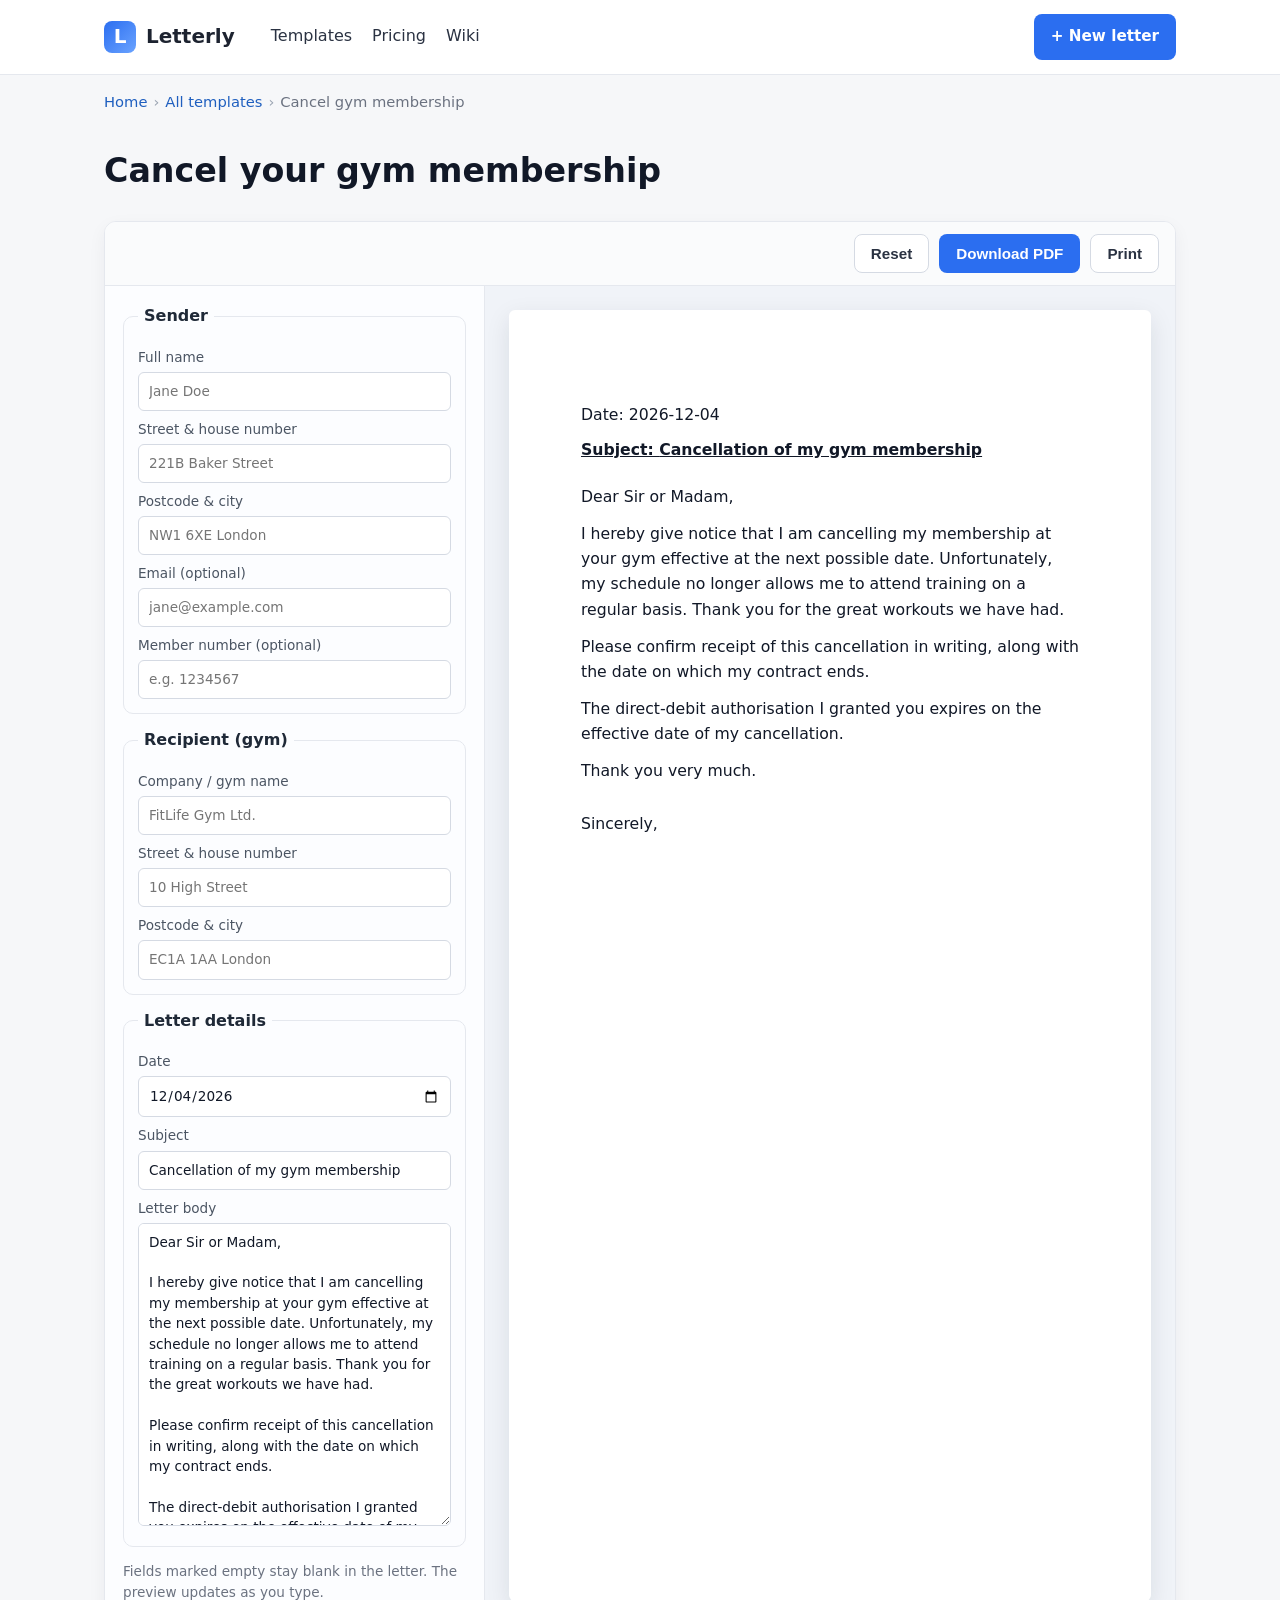
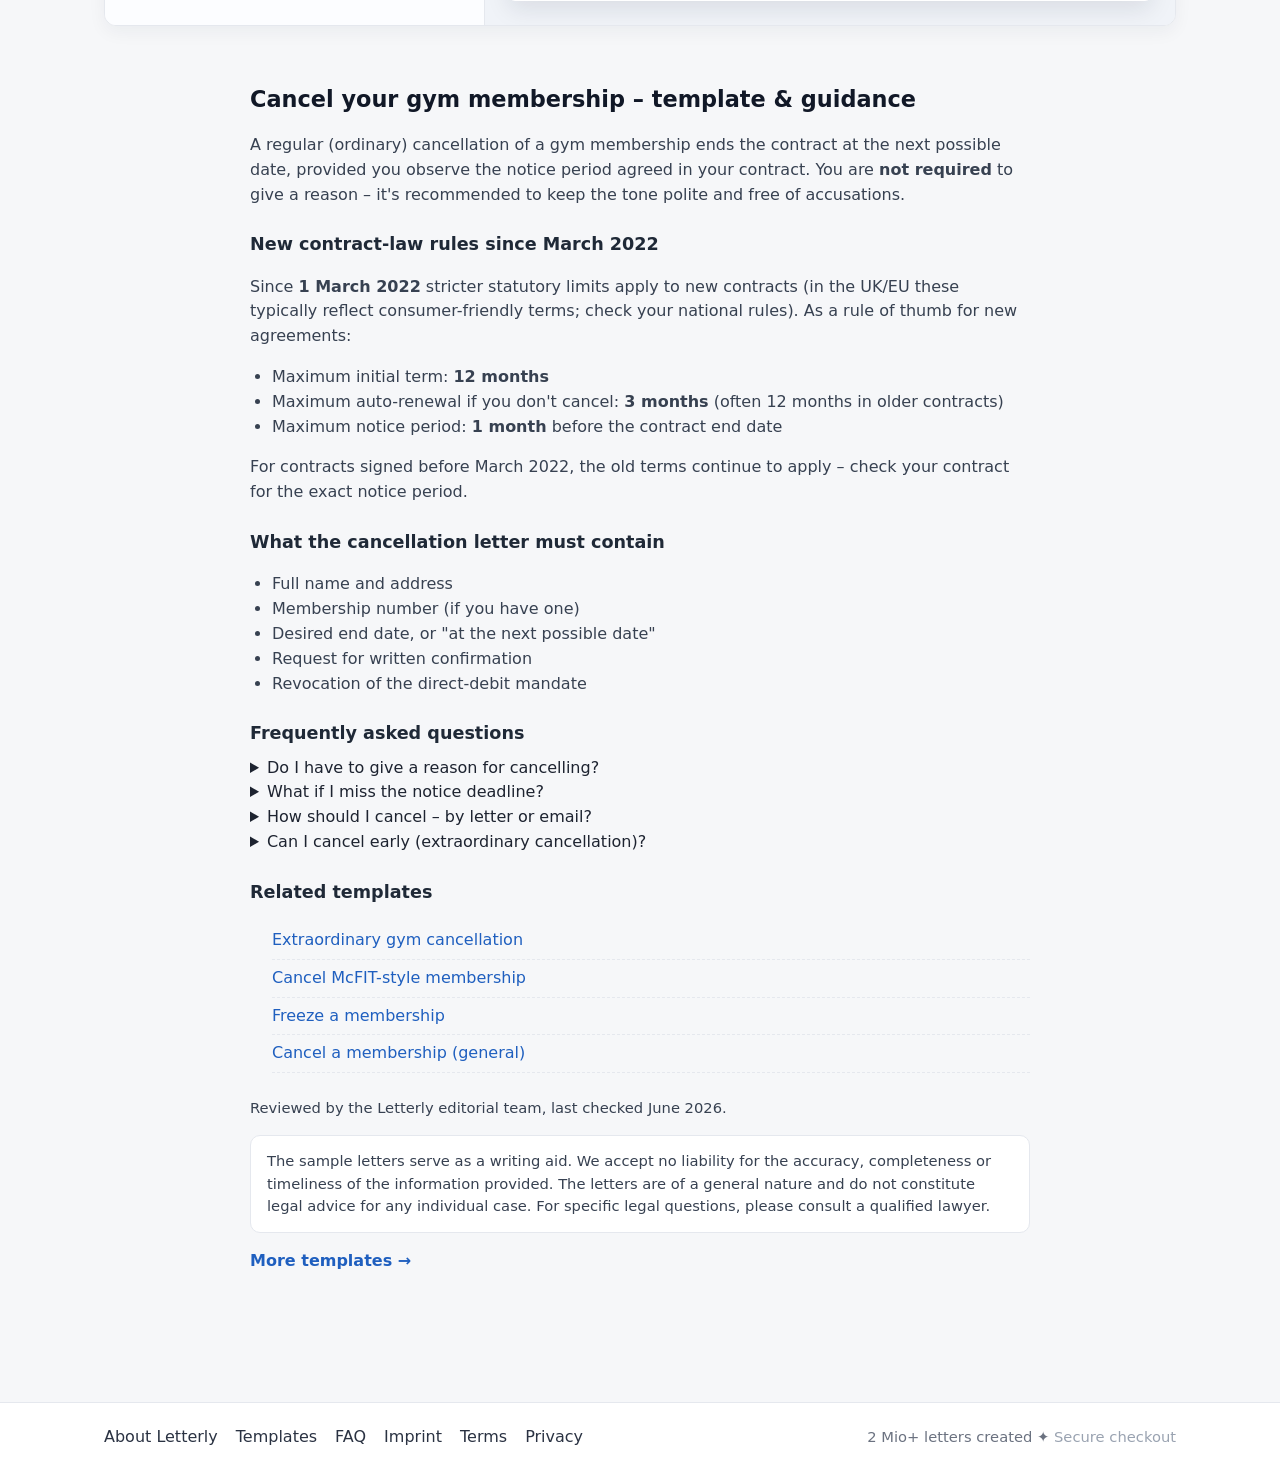
<file: letterly/index.html>
<!doctype html>
<html lang="en">
<head>
<meta charset="utf-8" />
<meta name="viewport" content="width=device-width, initial-scale=1" />
<title>Cancel gym membership – free template & sample letter | Letterly</title>
<meta name="description" content="Cancel your gym membership quickly and correctly – free sample letter, ready-to-use template, and a built-in editor to download your letter as a PDF." />
<link rel="stylesheet" href="styles.css" />
</head>
<body>

<header class="site-header">
  <div class="container header-inner">
    <a class="brand" href="/" aria-label="Letterly home">
      <span class="brand-mark" aria-hidden="true">L</span>
      <span class="brand-name">Letterly</span>
    </a>
    <nav class="primary-nav" aria-label="Primary">
      <a href="/templates">Templates</a>
      <a href="/pricing">Pricing</a>
      <a href="/wiki">Wiki</a>
    </nav>
    <a class="btn btn-primary new-letter" href="#editor">+ New letter</a>
  </div>
</header>

<nav class="breadcrumbs container" aria-label="Breadcrumb">
  <ol>
    <li><a href="/">Home</a></li>
    <li><a href="/templates">All templates</a></li>
    <li aria-current="page">Cancel gym membership</li>
  </ol>
</nav>

<main class="container page">

  <h1>Cancel your gym membership</h1>

  <section class="editor-wrap" id="editor">
    <div class="editor-toolbar" role="toolbar" aria-label="Letter actions">
      <button type="button" class="btn btn-ghost" id="btn-reset">Reset</button>
      <button type="button" class="btn btn-primary" id="btn-pdf">Download PDF</button>
      <button type="button" class="btn btn-ghost" id="btn-print">Print</button>
    </div>

    <div class="editor-grid">

      <form class="editor-form" id="letter-form" autocomplete="on" novalidate>
        <fieldset>
          <legend>Sender</legend>
          <label>Full name
            <input type="text" name="sender_name" placeholder="Jane Doe" />
          </label>
          <label>Street &amp; house number
            <input type="text" name="sender_street" placeholder="221B Baker Street" />
          </label>
          <label>Postcode &amp; city
            <input type="text" name="sender_city" placeholder="NW1 6XE London" />
          </label>
          <label>Email (optional)
            <input type="email" name="sender_email" placeholder="jane@example.com" />
          </label>
          <label>Member number (optional)
            <input type="text" name="member_no" placeholder="e.g. 1234567" />
          </label>
        </fieldset>

        <fieldset>
          <legend>Recipient (gym)</legend>
          <label>Company / gym name
            <input type="text" name="rcv_company" placeholder="FitLife Gym Ltd." />
          </label>
          <label>Street &amp; house number
            <input type="text" name="rcv_street" placeholder="10 High Street" />
          </label>
          <label>Postcode &amp; city
            <input type="text" name="rcv_city" placeholder="EC1A 1AA London" />
          </label>
        </fieldset>

        <fieldset>
          <legend>Letter details</legend>
          <label>Date
            <input type="date" name="date" />
          </label>
          <label>Subject
            <input type="text" name="subject" value="Cancellation of my gym membership" />
          </label>
          <label class="full">Letter body
            <textarea name="body" rows="14" spellcheck="true"></textarea>
          </label>
        </fieldset>

        <p class="form-hint">Fields marked empty stay blank in the letter. The preview updates as you type.</p>
      </form>

      <article class="letter-page" aria-label="Letter preview">
        <div class="letter">
          <div class="letter-meta">
            <div class="sender-block">
              <div class="sender-name" data-field="sender_name"></div>
              <div data-field="sender_street"></div>
              <div data-field="sender_city"></div>
              <div data-field="sender_email"></div>
            </div>
            <div class="receiver-block">
              <div data-field="rcv_company"></div>
              <div data-field="rcv_street"></div>
              <div data-field="rcv_city"></div>
            </div>
          </div>

          <div class="letter-info">
            <div class="date-line">Date: <span data-field="date"></span></div>
            <div class="subject-line">Subject: <span data-field="subject"></span></div>
            <div class="member-line" data-show-if="member_no">Member no.: <span data-field="member_no"></span></div>
          </div>

          <div class="letter-body" data-field="body"></div>

          <div class="letter-sign">
            <div class="sign-line">Sincerely,</div>
            <div class="sign-name" data-field="sender_name"></div>
          </div>
        </div>
      </article>

    </div>
  </section>

  <section class="info-section">
    <h2>Cancel your gym membership – template &amp; guidance</h2>

    <p>
      A regular (ordinary) cancellation of a gym membership ends the contract at the next possible date,
      provided you observe the notice period agreed in your contract. You are <strong>not required</strong>
      to give a reason – it's recommended to keep the tone polite and free of accusations.
    </p>

    <h3>New contract-law rules since March 2022</h3>
    <p>
      Since <strong>1 March 2022</strong> stricter statutory limits apply to new contracts
      (in the UK/EU these typically reflect consumer-friendly terms; check your national rules).
      As a rule of thumb for new agreements:
    </p>
    <ul>
      <li>Maximum initial term: <strong>12 months</strong></li>
      <li>Maximum auto-renewal if you don't cancel: <strong>3 months</strong> (often 12 months in older contracts)</li>
      <li>Maximum notice period: <strong>1 month</strong> before the contract end date</li>
    </ul>
    <p>
      For contracts signed before March 2022, the old terms continue to apply – check your contract
      for the exact notice period.
    </p>

    <h3>What the cancellation letter must contain</h3>
    <ul>
      <li>Full name and address</li>
      <li>Membership number (if you have one)</li>
      <li>Desired end date, or "at the next possible date"</li>
      <li>Request for written confirmation</li>
      <li>Revocation of the direct-debit mandate</li>
    </ul>

    <h3>Frequently asked questions</h3>

    <details>
      <summary>Do I have to give a reason for cancelling?</summary>
      <p>No. With an ordinary cancellation, you are not obliged to state a reason. You should, however,
      avoid criticism in your letter – a factual tone is more professional and prevents unnecessary conflict.</p>
    </details>

    <details>
      <summary>What if I miss the notice deadline?</summary>
      <p>Still send your cancellation – using the wording "at the next possible date". For post-March-2022
      contracts the term only extends by up to 3 months, not a full year as before.</p>
    </details>

    <details>
      <summary>How should I cancel – by letter or email?</summary>
      <p>Many gyms accept cancellation by email or via an online form. The legally safest option, however,
      is a written letter sent by <a href="#">registered post with proof of delivery</a>, because you can
      prove it was received on time.</p>
    </details>

    <details>
      <summary>Can I cancel early (extraordinary cancellation)?</summary>
      <p>Yes, for important reasons (relocation, illness, price increase, change of opening hours).
      See the <a href="#">template for extraordinary cancellation</a> for details.</p>
    </details>

    <h3>Related templates</h3>
    <ul class="related">
      <li><a href="#">Extraordinary gym cancellation</a></li>
      <li><a href="#">Cancel McFIT-style membership</a></li>
      <li><a href="#">Freeze a membership</a></li>
      <li><a href="#">Cancel a membership (general)</a></li>
    </ul>

    <p class="byline">Reviewed by the Letterly editorial team, last checked June 2026.</p>

    <p class="disclaimer">
      The sample letters serve as a writing aid. We accept no liability for the accuracy, completeness
      or timeliness of the information provided. The letters are of a general nature and do not constitute
      legal advice for any individual case. For specific legal questions, please consult a qualified lawyer.
    </p>

    <p><a href="/templates" class="link-more">More templates →</a></p>
  </section>

</main>

<footer class="site-footer">
  <div class="container footer-inner">
    <nav aria-label="Footer">
      <a href="/about">About Letterly</a>
      <a href="/templates">Templates</a>
      <a href="/faq">FAQ</a>
      <a href="/imprint">Imprint</a>
      <a href="/terms">Terms</a>
      <a href="/privacy">Privacy</a>
    </nav>
    <div class="footer-trust">
      <span>2 Mio+&nbsp;letters created ✦</span>
      <span class="muted">Secure checkout</span>
    </div>
  </div>
</footer>

<script src="app.js"></script>
</body>
</html>
</file>
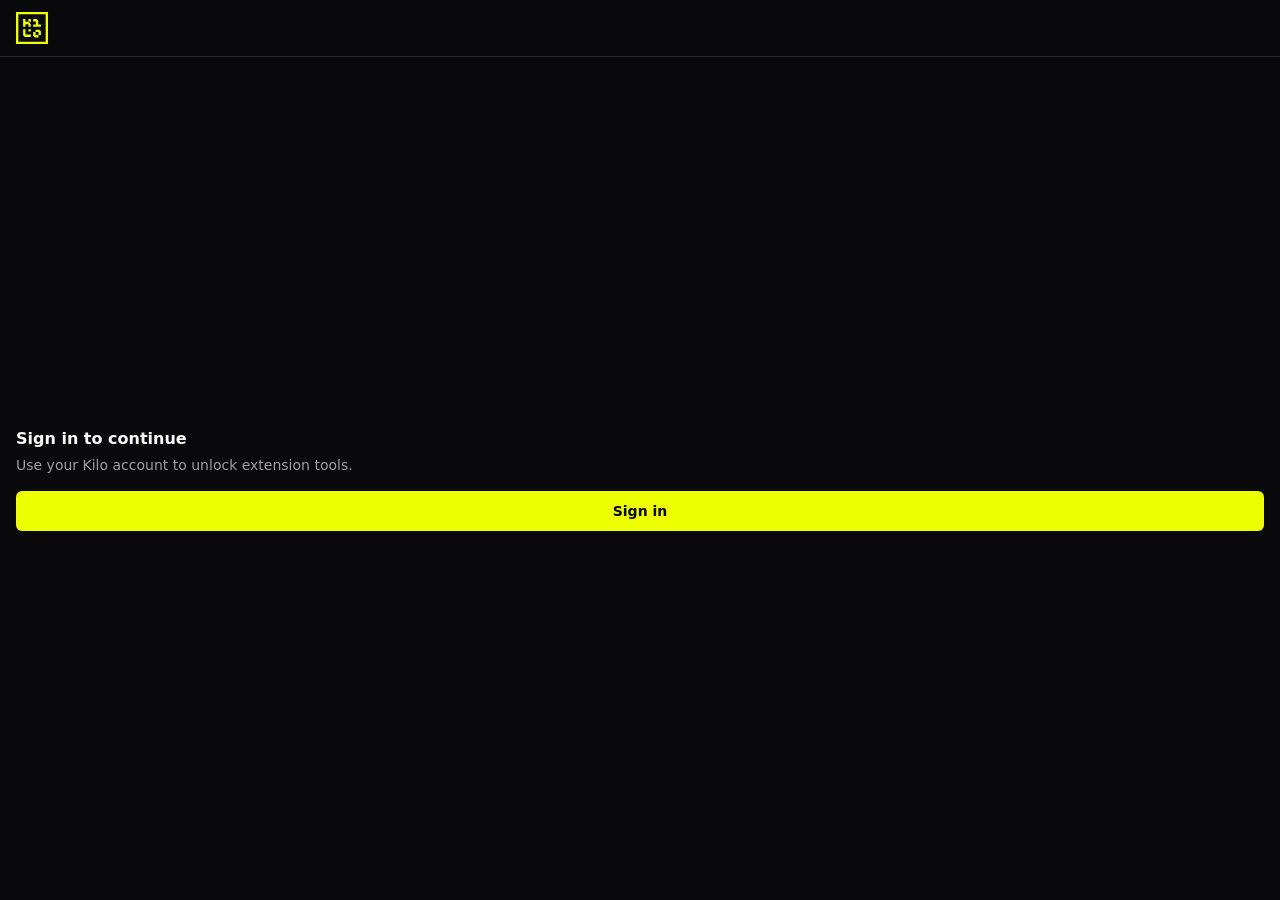
<file: sidepanel.html>
<!DOCTYPE html>
<html>
  <head>
    <meta charset="UTF-8">
    <meta content="width=device-width, initial-scale=1.0" name="viewport">
    <title>Kilo</title>
    <script type="module" crossorigin src="chunks/sidepanel-6kiNFf3F.js"></script>
    <link rel="stylesheet" crossorigin href="assets/sidepanel--_ngRQHV.css">
  </head>
  <body>
    <div id="root"></div>
  </body>
</html>
</file>
<file: letterly/styles.css>
/* ---------- Base ---------- */
* { box-sizing: border-box; }
html, body { margin: 0; padding: 0; }
body {
  font: 16px/1.55 system-ui, -apple-system, "Segoe UI", Roboto, "Helvetica Neue", Arial, sans-serif;
  color: #1d2330;
  background: #f6f7f9;
  -webkit-font-smoothing: antialiased;
}
a { color: #1f5fbf; text-decoration: none; }
a:hover { text-decoration: underline; }
.container { max-width: 1120px; margin: 0 auto; padding: 0 24px; }

/* ---------- Header ---------- */
.site-header {
  background: #fff;
  border-bottom: 1px solid #e5e8ee;
  position: sticky; top: 0; z-index: 10;
}
.header-inner {
  display: flex; align-items: center; gap: 24px;
  padding: 14px 24px;
}
.brand {
  display: inline-flex; align-items: center; gap: 10px;
  font-weight: 700; font-size: 1.25rem; color: #1d2330;
}
.brand-mark {
  display: inline-grid; place-items: center;
  width: 32px; height: 32px; border-radius: 8px;
  background: linear-gradient(135deg, #2b6ef0, #6aa3ff);
  color: #fff; font-weight: 800;
}
.primary-nav { display: flex; gap: 20px; margin-left: 12px; }
.primary-nav a { color: #2a3242; font-weight: 500; }
.new-letter { margin-left: auto; }

/* ---------- Buttons ---------- */
.btn {
  display: inline-block; padding: 10px 16px; border-radius: 8px;
  border: 1px solid transparent; cursor: pointer; font-weight: 600;
  font-size: 0.95rem; text-decoration: none;
}
.btn-primary { background: #2b6ef0; color: #fff; }
.btn-primary:hover { background: #2456cf; text-decoration: none; }
.btn-ghost { background: #fff; color: #2a3242; border-color: #d5dae3; }
.btn-ghost:hover { background: #f1f3f7; }

/* ---------- Breadcrumbs ---------- */
.breadcrumbs { padding: 16px 24px 0; }
.breadcrumbs ol {
  list-style: none; padding: 0; margin: 0;
  display: flex; flex-wrap: wrap; gap: 6px;
  color: #6b7280; font-size: 0.92rem;
}
.breadcrumbs li::after { content: "›"; margin-left: 6px; color: #9aa3b1; }
.breadcrumbs li:last-child::after { content: ""; }

/* ---------- Page ---------- */
.page { padding: 20px 24px 64px; }
h1 {
  font-size: clamp(1.7rem, 2.6vw, 2.2rem);
  margin: 12px 0 24px; color: #111827;
}

.info-section { max-width: 780px; margin: 56px auto 0; }
.info-section h2 {
  font-size: 1.4rem; margin-top: 36px; margin-bottom: 12px; color: #111827;
}
.info-section h3 {
  font-size: 1.1rem; margin-top: 24px; margin-bottom: 8px; color: #1f2937;
}
.info-section p, .info-section ul { color: #374151; }
.info-section ul { padding-left: 22px; }
.related { list-style: none; padding-left: 0; }
.related li { padding: 6px 0; border-bottom: 1px dashed #e5e8ee; }
.byline { color: #6b7280; font-size: 0.92rem; margin-top: 24px; }
.disclaimer {
  background: #fff; border: 1px solid #e5e8ee; border-radius: 10px;
  padding: 14px 16px; font-size: 0.92rem; color: #586374;
}
.link-more { font-weight: 600; }

/* ---------- Editor ---------- */
.editor-wrap {
  background: #fff; border: 1px solid #e5e8ee; border-radius: 12px;
  box-shadow: 0 6px 18px rgba(20, 30, 60, 0.05);
  overflow: hidden;
}
.editor-toolbar {
  display: flex; gap: 10px; justify-content: flex-end;
  padding: 12px 16px; border-bottom: 1px solid #e5e8ee; background: #fafbfc;
}
.editor-grid {
  display: grid; grid-template-columns: minmax(280px, 380px) 1fr;
  gap: 0;
}
@media (max-width: 860px) {
  .editor-grid { grid-template-columns: 1fr; }
}

.editor-form {
  padding: 18px 18px 22px; border-right: 1px solid #e5e8ee;
  background: #fcfdff;
}
@media (max-width: 860px) {
  .editor-form { border-right: 0; border-bottom: 1px solid #e5e8ee; }
}
.editor-form fieldset {
  border: 1px solid #e5e8ee; border-radius: 10px;
  padding: 10px 14px 14px; margin: 0 0 14px;
}
.editor-form legend { font-weight: 600; color: #1f2937; padding: 0 6px; }
.editor-form label {
  display: block; font-size: 0.85rem; color: #4b5563;
  margin-top: 8px;
}
.editor-form input, .editor-form textarea {
  width: 100%; margin-top: 4px;
  border: 1px solid #d5dae3; border-radius: 6px;
  padding: 8px 10px; font: inherit; color: #111827;
  background: #fff;
}
.editor-form input:focus, .editor-form textarea:focus {
  outline: 2px solid #2b6ef0; outline-offset: 1px; border-color: #2b6ef0;
}
.editor-form textarea { min-height: 200px; resize: vertical; line-height: 1.5; }
.form-hint { color: #6b7280; font-size: 0.85rem; margin: 6px 0 0; }

/* ---------- Letter page (preview) ---------- */
.letter-page {
  padding: 24px;
  display: flex; justify-content: center;
  background: #f0f3f8;
}
.letter {
  width: 100%; max-width: 680px;
  background: #fff;
  padding: 64px 72px;
  border-radius: 6px;
  box-shadow: 0 8px 24px rgba(15, 25, 50, 0.10);
  color: #111827; line-height: 1.6;
  min-height: 720px;
  font-size: 0.98rem;
}
@media (max-width: 860px) {
  .letter { padding: 36px 24px; }
}

.letter-meta { margin-bottom: 28px; }
.sender-block { margin-bottom: 24px; }
.sender-name { font-weight: 600; }
.receiver-block { margin-top: 12px; }

.letter-info { margin: 18px 0 22px; }
.letter-info .date-line { margin-bottom: 10px; }
.letter-info .subject-line {
  font-weight: 600; text-decoration: underline; margin-bottom: 8px;
}
.letter-info .member-line { color: #374151; font-size: 0.94rem; }

.letter-body { white-space: pre-wrap; }
.letter-body p { margin: 0 0 12px; }

.letter-sign { margin-top: 28px; }
.sign-line { margin-bottom: 40px; }
.sign-name { font-weight: 600; }

[hidden] { display: none !important; }

/* ---------- Footer ---------- */
.site-footer {
  margin-top: 48px; background: #fff; border-top: 1px solid #e5e8ee;
}
.footer-inner {
  display: flex; flex-wrap: wrap; gap: 18px;
  align-items: center; justify-content: space-between;
  padding: 22px 24px;
}
.footer-inner nav { display: flex; flex-wrap: wrap; gap: 18px; }
.footer-inner nav a { color: #2a3242; }
.footer-trust { color: #6b7280; font-size: 0.92rem; }
.muted { color: #9aa3b1; }

/* ---------- Print (PDF) ---------- */
@media print {
  body { background: #fff; }
  .site-header, .site-footer, .breadcrumbs, .editor-toolbar,
  .editor-form, .info-section, .new-letter { display: none !important; }
  .editor-wrap { border: 0; box-shadow: none; border-radius: 0; }
  .editor-grid { display: block; }
  .letter-page {
    padding: 0; background: #fff;
  }
  .letter {
    box-shadow: none; border-radius: 0;
    padding: 0; max-width: none; min-height: 0;
  }
  @page { margin: 18mm 16mm; }
}
</file>
<file: assets/sidepanel--_ngRQHV.css>
/*! tailwindcss v4.3.1 | MIT License | https://tailwindcss.com */
@layer properties{@supports (((-webkit-hyphens:none)) and (not (margin-trim:inline))) or ((-moz-orient:inline) and (not (color:rgb(from red r g b)))){*,:before,:after,::backdrop{--tw-rotate-x:initial;--tw-rotate-y:initial;--tw-rotate-z:initial;--tw-skew-x:initial;--tw-skew-y:initial;--tw-space-y-reverse:0;--tw-border-style:solid;--tw-leading:initial;--tw-font-weight:initial;--tw-tracking:initial;--tw-shadow:0 0 #0000;--tw-shadow-color:initial;--tw-shadow-alpha:100%;--tw-inset-shadow:0 0 #0000;--tw-inset-shadow-color:initial;--tw-inset-shadow-alpha:100%;--tw-ring-color:initial;--tw-ring-shadow:0 0 #0000;--tw-inset-ring-color:initial;--tw-inset-ring-shadow:0 0 #0000;--tw-ring-inset:initial;--tw-ring-offset-width:0px;--tw-ring-offset-color:#fff;--tw-ring-offset-shadow:0 0 #0000}}}@layer theme{:root,:host{--font-sans:ui-sans-serif,system-ui,sans-serif,"Apple Color Emoji","Segoe UI Emoji","Segoe UI Symbol","Noto Color Emoji";--font-mono:ui-monospace,SFMono-Regular,Menlo,Monaco,Consolas,"Liberation Mono","Courier New",monospace;--color-red-100:oklch(93.6% .032 17.717);--color-red-200:oklch(88.5% .062 18.334);--color-red-300:oklch(80.8% .114 19.571);--color-red-400:oklch(70.4% .191 22.216);--color-red-500:oklch(63.7% .237 25.331);--color-red-950:oklch(25.8% .092 26.042);--color-amber-300:oklch(87.9% .169 91.605);--color-amber-500:oklch(76.9% .188 70.08);--color-amber-950:oklch(27.9% .077 45.635);--color-zinc-50:oklch(98.5% 0 0);--color-zinc-100:oklch(96.7% .001 286.375);--color-zinc-200:oklch(92% .004 286.32);--color-zinc-300:oklch(87.1% .006 286.286);--color-zinc-400:oklch(70.5% .015 286.067);--color-zinc-500:oklch(55.2% .016 285.938);--color-zinc-600:oklch(44.2% .017 285.786);--color-zinc-700:oklch(37% .013 285.805);--color-zinc-800:oklch(27.4% .006 286.033);--color-zinc-900:oklch(21% .006 285.885);--color-zinc-950:oklch(14.1% .005 285.823);--spacing:.25rem;--text-xs:.75rem;--text-xs--line-height:calc(1/.75);--text-sm:.875rem;--text-sm--line-height:calc(1.25/.875);--text-base:1rem;--text-base--line-height:calc(1.5/1);--text-lg:1.125rem;--text-lg--line-height:calc(1.75/1.125);--text-2xl:1.5rem;--text-2xl--line-height:calc(2/1.5);--font-weight-medium:500;--font-weight-semibold:600;--radius-sm:.25rem;--radius-md:.375rem;--radius-lg:.5rem;--animate-pulse:pulse 2s cubic-bezier(.4,0,.6,1)infinite;--default-transition-duration:.15s;--default-transition-timing-function:cubic-bezier(.4,0,.2,1);--default-font-family:var(--font-sans);--default-mono-font-family:var(--font-mono)}}@layer base{*,:after,:before,::backdrop{box-sizing:border-box;border:0 solid;margin:0;padding:0}::file-selector-button{box-sizing:border-box;border:0 solid;margin:0;padding:0}html,:host{-webkit-text-size-adjust:100%;tab-size:4;line-height:1.5;font-family:var(--default-font-family,ui-sans-serif,system-ui,sans-serif,"Apple Color Emoji","Segoe UI Emoji","Segoe UI Symbol","Noto Color Emoji");font-feature-settings:var(--default-font-feature-settings,normal);font-variation-settings:var(--default-font-variation-settings,normal);-webkit-tap-highlight-color:transparent}hr{height:0;color:inherit;border-top-width:1px}abbr:where([title]){-webkit-text-decoration:underline dotted;text-decoration:underline dotted}h1,h2,h3,h4,h5,h6{font-size:inherit;font-weight:inherit}a{color:inherit;-webkit-text-decoration:inherit;-webkit-text-decoration:inherit;-webkit-text-decoration:inherit;-webkit-text-decoration:inherit;text-decoration:inherit}b,strong{font-weight:bolder}code,kbd,samp,pre{font-family:var(--default-mono-font-family,ui-monospace,SFMono-Regular,Menlo,Monaco,Consolas,"Liberation Mono","Courier New",monospace);font-feature-settings:var(--default-mono-font-feature-settings,normal);font-variation-settings:var(--default-mono-font-variation-settings,normal);font-size:1em}small{font-size:80%}sub,sup{vertical-align:baseline;font-size:75%;line-height:0;position:relative}sub{bottom:-.25em}sup{top:-.5em}table{text-indent:0;border-color:inherit;border-collapse:collapse}:-moz-focusring{outline:auto}progress{vertical-align:baseline}summary{display:list-item}ol,ul,menu{list-style:none}img,svg,video,canvas,audio,iframe,embed,object{vertical-align:middle;display:block}img,video{max-width:100%;height:auto}button,input,select,optgroup,textarea{font:inherit;font-feature-settings:inherit;font-variation-settings:inherit;letter-spacing:inherit;color:inherit;opacity:1;background-color:#0000;border-radius:0}::file-selector-button{font:inherit;font-feature-settings:inherit;font-variation-settings:inherit;letter-spacing:inherit;color:inherit;opacity:1;background-color:#0000;border-radius:0}:where(select:is([multiple],[size])) optgroup{font-weight:bolder}:where(select:is([multiple],[size])) optgroup option{padding-inline-start:20px}::file-selector-button{margin-inline-end:4px}::placeholder{opacity:1}@supports (not ((-webkit-appearance:-apple-pay-button))) or (contain-intrinsic-size:1px){::placeholder{color:currentColor}@supports (color:color-mix(in lab, red, red)){::placeholder{color:color-mix(in oklab,currentcolor 50%,transparent)}}}textarea{resize:vertical}::-webkit-search-decoration{-webkit-appearance:none}::-webkit-date-and-time-value{min-height:1lh;text-align:inherit}::-webkit-datetime-edit{display:inline-flex}::-webkit-datetime-edit-fields-wrapper{padding:0}::-webkit-datetime-edit{padding-block:0}::-webkit-datetime-edit-year-field{padding-block:0}::-webkit-datetime-edit-month-field{padding-block:0}::-webkit-datetime-edit-day-field{padding-block:0}::-webkit-datetime-edit-hour-field{padding-block:0}::-webkit-datetime-edit-minute-field{padding-block:0}::-webkit-datetime-edit-second-field{padding-block:0}::-webkit-datetime-edit-millisecond-field{padding-block:0}::-webkit-datetime-edit-meridiem-field{padding-block:0}::-webkit-calendar-picker-indicator{line-height:1}:-moz-ui-invalid{box-shadow:none}button,input:where([type=button],[type=reset],[type=submit]){appearance:button}::file-selector-button{appearance:button}::-webkit-inner-spin-button{height:auto}::-webkit-outer-spin-button{height:auto}[hidden]:where(:not([hidden=until-found])){display:none!important}}@layer components;@layer utilities{.collapse{visibility:collapse}.visible{visibility:visible}.sr-only{clip-path:inset(50%);white-space:nowrap;border-width:0;width:1px;height:1px;margin:-1px;padding:0;position:absolute;overflow:hidden}.absolute{position:absolute}.fixed{position:fixed}.relative{position:relative}.sticky{position:sticky}.inset-0{inset:0}.top-0{top:0}.right-0{right:0}.right-3{right:calc(var(--spacing)*3)}.bottom-3{bottom:calc(var(--spacing)*3)}.bottom-10{bottom:calc(var(--spacing)*10)}.left-0{left:0}.z-10{z-index:10}.z-20{z-index:20}.z-30{z-index:30}.mt-0\.5{margin-top:calc(var(--spacing)*.5)}.mt-1{margin-top:var(--spacing)}.mt-2{margin-top:calc(var(--spacing)*2)}.mt-3{margin-top:calc(var(--spacing)*3)}.mr-1{margin-right:var(--spacing)}.ml-5{margin-left:calc(var(--spacing)*5)}.block{display:block}.flex{display:flex}.grid{display:grid}.hidden{display:none}.inline{display:inline}.size-2{width:calc(var(--spacing)*2);height:calc(var(--spacing)*2)}.size-3{width:calc(var(--spacing)*3);height:calc(var(--spacing)*3)}.size-3\.5{width:calc(var(--spacing)*3.5);height:calc(var(--spacing)*3.5)}.size-4{width:calc(var(--spacing)*4);height:calc(var(--spacing)*4)}.size-6{width:calc(var(--spacing)*6);height:calc(var(--spacing)*6)}.size-7{width:calc(var(--spacing)*7);height:calc(var(--spacing)*7)}.size-8{width:calc(var(--spacing)*8);height:calc(var(--spacing)*8)}.size-9{width:calc(var(--spacing)*9);height:calc(var(--spacing)*9)}.h-7{height:calc(var(--spacing)*7)}.h-8{height:calc(var(--spacing)*8)}.h-9{height:calc(var(--spacing)*9)}.h-10{height:calc(var(--spacing)*10)}.h-14{height:calc(var(--spacing)*14)}.h-dvh{height:100dvh}.h-full{height:100%}.max-h-28{max-height:calc(var(--spacing)*28)}.max-h-40{max-height:calc(var(--spacing)*40)}.min-h-0{min-height:0}.min-h-20{min-height:calc(var(--spacing)*20)}.w-10{width:calc(var(--spacing)*10)}.w-24{width:calc(var(--spacing)*24)}.w-56{width:calc(var(--spacing)*56)}.w-full{width:100%}.max-w-44{max-width:calc(var(--spacing)*44)}.max-w-\[88\%\]{max-width:88%}.max-w-full{max-width:100%}.min-w-0{min-width:0}.flex-1{flex:1}.shrink-0{flex-shrink:0}.transform{transform:var(--tw-rotate-x,)var(--tw-rotate-y,)var(--tw-rotate-z,)var(--tw-skew-x,)var(--tw-skew-y,)}.animate-pulse{animation:var(--animate-pulse)}.cursor-pointer{cursor:pointer}.resize-none{resize:none}.list-none{list-style-type:none}.grid-cols-2{grid-template-columns:repeat(2,minmax(0,1fr))}.flex-col{flex-direction:column}.flex-wrap{flex-wrap:wrap}.content-start{align-content:flex-start}.items-center{align-items:center}.items-start{align-items:flex-start}.justify-between{justify-content:space-between}.justify-center{justify-content:center}.justify-end{justify-content:flex-end}.justify-start{justify-content:flex-start}.gap-0\.5{gap:calc(var(--spacing)*.5)}.gap-1{gap:var(--spacing)}.gap-1\.5{gap:calc(var(--spacing)*1.5)}.gap-2{gap:calc(var(--spacing)*2)}.gap-3{gap:calc(var(--spacing)*3)}.gap-4{gap:calc(var(--spacing)*4)}:where(.space-y-1>:not(:last-child)){--tw-space-y-reverse:0;margin-block-start:calc(var(--spacing)*var(--tw-space-y-reverse));margin-block-end:calc(var(--spacing)*calc(1 - var(--tw-space-y-reverse)))}.truncate{text-overflow:ellipsis;white-space:nowrap;overflow:hidden}.overflow-hidden{overflow:hidden}.overflow-x-auto{overflow-x:auto}.overflow-x-hidden{overflow-x:hidden}.overflow-y-auto{overflow-y:auto}.rounded{border-radius:.25rem}.rounded-full{border-radius:3.40282e38px}.rounded-lg{border-radius:var(--radius-lg)}.rounded-md{border-radius:var(--radius-md)}.rounded-sm{border-radius:var(--radius-sm)}.border{border-style:var(--tw-border-style);border-width:1px}.border-t{border-top-style:var(--tw-border-style);border-top-width:1px}.border-b{border-bottom-style:var(--tw-border-style);border-bottom-width:1px}.border-\[\#EDFF00\]\/40{border-color:oklab(95.3953% -.0907768 .195906/.4)}.border-\[\#EDFF00\]\/70{border-color:oklab(95.3953% -.0907767 .195906/.7)}.border-amber-500\/30{border-color:#f99c004d}@supports (color:color-mix(in lab, red, red)){.border-amber-500\/30{border-color:color-mix(in oklab,var(--color-amber-500)30%,transparent)}}.border-red-500\/30{border-color:#fb2c364d}@supports (color:color-mix(in lab, red, red)){.border-red-500\/30{border-color:color-mix(in oklab,var(--color-red-500)30%,transparent)}}.border-transparent{border-color:#0000}.border-zinc-700{border-color:var(--color-zinc-700)}.border-zinc-800{border-color:var(--color-zinc-800)}.border-zinc-900{border-color:var(--color-zinc-900)}.bg-\[\#EDFF00\]{background-color:#edff00}.bg-amber-950\/20{background-color:#46190133}@supports (color:color-mix(in lab, red, red)){.bg-amber-950\/20{background-color:color-mix(in oklab,var(--color-amber-950)20%,transparent)}}.bg-red-950\/20{background-color:#46080933}@supports (color:color-mix(in lab, red, red)){.bg-red-950\/20{background-color:color-mix(in oklab,var(--color-red-950)20%,transparent)}}.bg-zinc-100{background-color:var(--color-zinc-100)}.bg-zinc-900{background-color:var(--color-zinc-900)}.bg-zinc-900\/40{background-color:#18181b66}@supports (color:color-mix(in lab, red, red)){.bg-zinc-900\/40{background-color:color-mix(in oklab,var(--color-zinc-900)40%,transparent)}}.bg-zinc-900\/60{background-color:#18181b99}@supports (color:color-mix(in lab, red, red)){.bg-zinc-900\/60{background-color:color-mix(in oklab,var(--color-zinc-900)60%,transparent)}}.bg-zinc-900\/70{background-color:#18181bb3}@supports (color:color-mix(in lab, red, red)){.bg-zinc-900\/70{background-color:color-mix(in oklab,var(--color-zinc-900)70%,transparent)}}.bg-zinc-950{background-color:var(--color-zinc-950)}.object-contain{object-fit:contain}.p-1{padding:var(--spacing)}.p-2{padding:calc(var(--spacing)*2)}.p-3{padding:calc(var(--spacing)*3)}.p-4{padding:calc(var(--spacing)*4)}.px-1{padding-inline:var(--spacing)}.px-1\.5{padding-inline:calc(var(--spacing)*1.5)}.px-2{padding-inline:calc(var(--spacing)*2)}.px-3{padding-inline:calc(var(--spacing)*3)}.px-4{padding-inline:calc(var(--spacing)*4)}.py-0\.5{padding-block:calc(var(--spacing)*.5)}.py-2{padding-block:calc(var(--spacing)*2)}.py-3{padding-block:calc(var(--spacing)*3)}.py-4{padding-block:calc(var(--spacing)*4)}.py-6{padding-block:calc(var(--spacing)*6)}.py-8{padding-block:calc(var(--spacing)*8)}.pr-6{padding-right:calc(var(--spacing)*6)}.pb-2{padding-bottom:calc(var(--spacing)*2)}.pl-2{padding-left:calc(var(--spacing)*2)}.text-center{text-align:center}.text-left{text-align:left}.font-mono{font-family:var(--font-mono)}.text-2xl{font-size:var(--text-2xl);line-height:var(--tw-leading,var(--text-2xl--line-height))}.text-base{font-size:var(--text-base);line-height:var(--tw-leading,var(--text-base--line-height))}.text-lg{font-size:var(--text-lg);line-height:var(--tw-leading,var(--text-lg--line-height))}.text-sm{font-size:var(--text-sm);line-height:var(--tw-leading,var(--text-sm--line-height))}.text-xs{font-size:var(--text-xs);line-height:var(--tw-leading,var(--text-xs--line-height))}.text-\[10px\]{font-size:10px}.text-\[11px\]{font-size:11px}.leading-4{--tw-leading:calc(var(--spacing)*4);line-height:calc(var(--spacing)*4)}.leading-5{--tw-leading:calc(var(--spacing)*5);line-height:calc(var(--spacing)*5)}.leading-none{--tw-leading:1;line-height:1}.font-medium{--tw-font-weight:var(--font-weight-medium);font-weight:var(--font-weight-medium)}.font-semibold{--tw-font-weight:var(--font-weight-semibold);font-weight:var(--font-weight-semibold)}.tracking-\[0\.14em\]{--tw-tracking:.14em;letter-spacing:.14em}.tracking-\[0\.18em\]{--tw-tracking:.18em;letter-spacing:.18em}.break-words{overflow-wrap:break-word}.whitespace-pre-wrap{white-space:pre-wrap}.text-\[\#EDFF00\]{color:#edff00}.text-amber-300{color:var(--color-amber-300)}.text-red-100\/90{color:#ffe2e2e6}@supports (color:color-mix(in lab, red, red)){.text-red-100\/90{color:color-mix(in oklab,var(--color-red-100)90%,transparent)}}.text-red-200{color:var(--color-red-200)}.text-red-200\/70{color:#ffcacab3}@supports (color:color-mix(in lab, red, red)){.text-red-200\/70{color:color-mix(in oklab,var(--color-red-200)70%,transparent)}}.text-red-200\/80{color:#ffcacacc}@supports (color:color-mix(in lab, red, red)){.text-red-200\/80{color:color-mix(in oklab,var(--color-red-200)80%,transparent)}}.text-red-300{color:var(--color-red-300)}.text-red-400{color:var(--color-red-400)}.text-zinc-50{color:var(--color-zinc-50)}.text-zinc-100{color:var(--color-zinc-100)}.text-zinc-200{color:var(--color-zinc-200)}.text-zinc-300{color:var(--color-zinc-300)}.text-zinc-400{color:var(--color-zinc-400)}.text-zinc-500{color:var(--color-zinc-500)}.text-zinc-950{color:var(--color-zinc-950)}.uppercase{text-transform:uppercase}.underline{text-decoration-line:underline}.shadow-lg{--tw-shadow:0 10px 15px -3px var(--tw-shadow-color,#0000001a),0 4px 6px -4px var(--tw-shadow-color,#0000001a);box-shadow:var(--tw-inset-shadow),var(--tw-inset-ring-shadow),var(--tw-ring-offset-shadow),var(--tw-ring-shadow),var(--tw-shadow)}.shadow-zinc-950\/60{--tw-shadow-color:#09090b99}@supports (color:color-mix(in lab, red, red)){.shadow-zinc-950\/60{--tw-shadow-color:color-mix(in oklab,color-mix(in oklab,var(--color-zinc-950)60%,transparent)var(--tw-shadow-alpha),transparent)}}.transition{transition-property:color,background-color,border-color,outline-color,text-decoration-color,fill,stroke,--tw-gradient-from,--tw-gradient-via,--tw-gradient-to,opacity,box-shadow,transform,translate,scale,rotate,filter,-webkit-backdrop-filter,backdrop-filter,display,content-visibility,overlay,pointer-events;transition-timing-function:var(--tw-ease,var(--default-transition-timing-function));transition-duration:var(--tw-duration,var(--default-transition-duration))}.outline-none{--tw-outline-style:none;outline-style:none}.placeholder\:text-zinc-600::placeholder{color:var(--color-zinc-600)}@media (hover:hover){.hover\:border-\[\#EDFF00\]:hover{border-color:#edff00}.hover\:border-red-500\/70:hover{border-color:#fb2c36b3}@supports (color:color-mix(in lab, red, red)){.hover\:border-red-500\/70:hover{border-color:color-mix(in oklab,var(--color-red-500)70%,transparent)}}.hover\:border-zinc-600:hover{border-color:var(--color-zinc-600)}.hover\:border-zinc-700:hover{border-color:var(--color-zinc-700)}.hover\:border-zinc-800:hover{border-color:var(--color-zinc-800)}.hover\:bg-\[\#d9ea00\]:hover{background-color:#d9ea00}.hover\:bg-red-950\/30:hover{background-color:#4608094d}@supports (color:color-mix(in lab, red, red)){.hover\:bg-red-950\/30:hover{background-color:color-mix(in oklab,var(--color-red-950)30%,transparent)}}.hover\:bg-zinc-800:hover{background-color:var(--color-zinc-800)}.hover\:bg-zinc-900:hover{background-color:var(--color-zinc-900)}.hover\:text-\[\#EDFF00\]:hover{color:#edff00}.hover\:text-red-300:hover{color:var(--color-red-300)}.hover\:text-red-400:hover{color:var(--color-red-400)}.hover\:text-zinc-100:hover{color:var(--color-zinc-100)}.hover\:text-zinc-200:hover{color:var(--color-zinc-200)}}.focus\:border-\[\#EDFF00\]:focus{border-color:#edff00}.focus\:ring-2:focus{--tw-ring-shadow:var(--tw-ring-inset,)0 0 0 calc(2px + var(--tw-ring-offset-width))var(--tw-ring-color,currentcolor);box-shadow:var(--tw-inset-shadow),var(--tw-inset-ring-shadow),var(--tw-ring-offset-shadow),var(--tw-ring-shadow),var(--tw-shadow)}.focus\:ring-\[\#EDFF00\]:focus{--tw-ring-color:#edff00}.focus\:ring-\[\#EDFF00\]\/30:focus{--tw-ring-color:oklab(95.3953% -.0907767 .195906/.3)}.focus\:ring-\[\#EDFF00\]\/50:focus{--tw-ring-color:oklab(95.3953% -.0907767 .195906/.5)}.focus\:ring-red-400\/50:focus{--tw-ring-color:#ff656880}@supports (color:color-mix(in lab, red, red)){.focus\:ring-red-400\/50:focus{--tw-ring-color:color-mix(in oklab,var(--color-red-400)50%,transparent)}}.focus\:ring-offset-1:focus{--tw-ring-offset-width:1px;--tw-ring-offset-shadow:var(--tw-ring-inset,)0 0 0 var(--tw-ring-offset-width)var(--tw-ring-offset-color)}.focus\:ring-offset-2:focus{--tw-ring-offset-width:2px;--tw-ring-offset-shadow:var(--tw-ring-inset,)0 0 0 var(--tw-ring-offset-width)var(--tw-ring-offset-color)}.focus\:ring-offset-zinc-950:focus{--tw-ring-offset-color:var(--color-zinc-950)}.focus\:outline-none:focus{--tw-outline-style:none;outline-style:none}.focus-visible\:ring-2:focus-visible{--tw-ring-shadow:var(--tw-ring-inset,)0 0 0 calc(2px + var(--tw-ring-offset-width))var(--tw-ring-color,currentcolor);box-shadow:var(--tw-inset-shadow),var(--tw-inset-ring-shadow),var(--tw-ring-offset-shadow),var(--tw-ring-shadow),var(--tw-shadow)}.focus-visible\:ring-\[\#EDFF00\]:focus-visible{--tw-ring-color:#edff00}.focus-visible\:ring-\[\#EDFF00\]\/50:focus-visible{--tw-ring-color:oklab(95.3953% -.0907767 .195906/.5)}.focus-visible\:ring-offset-2:focus-visible{--tw-ring-offset-width:2px;--tw-ring-offset-shadow:var(--tw-ring-inset,)0 0 0 var(--tw-ring-offset-width)var(--tw-ring-offset-color)}.focus-visible\:ring-offset-zinc-950:focus-visible{--tw-ring-offset-color:var(--color-zinc-950)}.disabled\:cursor-not-allowed:disabled{cursor:not-allowed}.disabled\:bg-zinc-800:disabled{background-color:var(--color-zinc-800)}.disabled\:text-zinc-500:disabled{color:var(--color-zinc-500)}.disabled\:text-zinc-600:disabled{color:var(--color-zinc-600)}.disabled\:opacity-50:disabled{opacity:.5}}html,body,#root{min-width:20rem;height:100%;overflow:hidden}body{background:#09090b;margin:0}:where(a[href],button,select,summary,[role=button],[role=tab]){cursor:pointer}:where(button,select):disabled{cursor:not-allowed}.agent-conversation-scrollbar{scrollbar-color:#52525b #09090b;scrollbar-width:thin}.agent-conversation-scrollbar::-webkit-scrollbar{width:.625rem}.agent-conversation-scrollbar::-webkit-scrollbar-track{background:#09090b}.agent-conversation-scrollbar::-webkit-scrollbar-thumb{background:#3f3f46;border:.1875rem solid #09090b;border-radius:9999px}.agent-conversation-scrollbar::-webkit-scrollbar-thumb:hover{background:#52525b}.agent-message-markdown{grid-template-columns:minmax(0,1fr);gap:.5rem;display:grid}.agent-message-markdown :where(h1,h2,h3){font-weight:600}.agent-message-markdown :where(a){text-underline-offset:.125rem;text-decoration:underline}.agent-message-markdown :where(ul,ol){gap:.25rem;padding-left:1rem;display:grid}.agent-message-markdown :where(ul){list-style:outside}.agent-message-markdown :where(ol){list-style:decimal}.agent-message-markdown :where(code){overflow-wrap:anywhere;background:#09090bb3;border-radius:.25rem;padding:.125rem .25rem;font-family:ui-monospace,SFMono-Regular,Menlo,Monaco,Consolas,Liberation Mono,monospace;font-size:.75rem}.agent-message-markdown :where(table){border-collapse:collapse;max-width:100%;font-size:.75rem;display:block;overflow-x:auto}.agent-message-markdown :where(th,td){text-align:left;border:1px solid #3f3f46;padding:.25rem .5rem}.agent-message-markdown :where(th){background:#09090bb3;font-weight:600}.agent-message-markdown :where(pre){white-space:pre-wrap;word-break:break-word;background:#09090bb3;border-radius:.25rem;padding:.5rem;overflow-x:hidden}@property --tw-rotate-x{syntax:"*";inherits:false}@property --tw-rotate-y{syntax:"*";inherits:false}@property --tw-rotate-z{syntax:"*";inherits:false}@property --tw-skew-x{syntax:"*";inherits:false}@property --tw-skew-y{syntax:"*";inherits:false}@property --tw-space-y-reverse{syntax:"*";inherits:false;initial-value:0}@property --tw-border-style{syntax:"*";inherits:false;initial-value:solid}@property --tw-leading{syntax:"*";inherits:false}@property --tw-font-weight{syntax:"*";inherits:false}@property --tw-tracking{syntax:"*";inherits:false}@property --tw-shadow{syntax:"*";inherits:false;initial-value:0 0 #0000}@property --tw-shadow-color{syntax:"*";inherits:false}@property --tw-shadow-alpha{syntax:"<percentage>";inherits:false;initial-value:100%}@property --tw-inset-shadow{syntax:"*";inherits:false;initial-value:0 0 #0000}@property --tw-inset-shadow-color{syntax:"*";inherits:false}@property --tw-inset-shadow-alpha{syntax:"<percentage>";inherits:false;initial-value:100%}@property --tw-ring-color{syntax:"*";inherits:false}@property --tw-ring-shadow{syntax:"*";inherits:false;initial-value:0 0 #0000}@property --tw-inset-ring-color{syntax:"*";inherits:false}@property --tw-inset-ring-shadow{syntax:"*";inherits:false;initial-value:0 0 #0000}@property --tw-ring-inset{syntax:"*";inherits:false}@property --tw-ring-offset-width{syntax:"<length>";inherits:false;initial-value:0}@property --tw-ring-offset-color{syntax:"*";inherits:false;initial-value:#fff}@property --tw-ring-offset-shadow{syntax:"*";inherits:false;initial-value:0 0 #0000}@keyframes pulse{50%{opacity:.5}}
</file>
